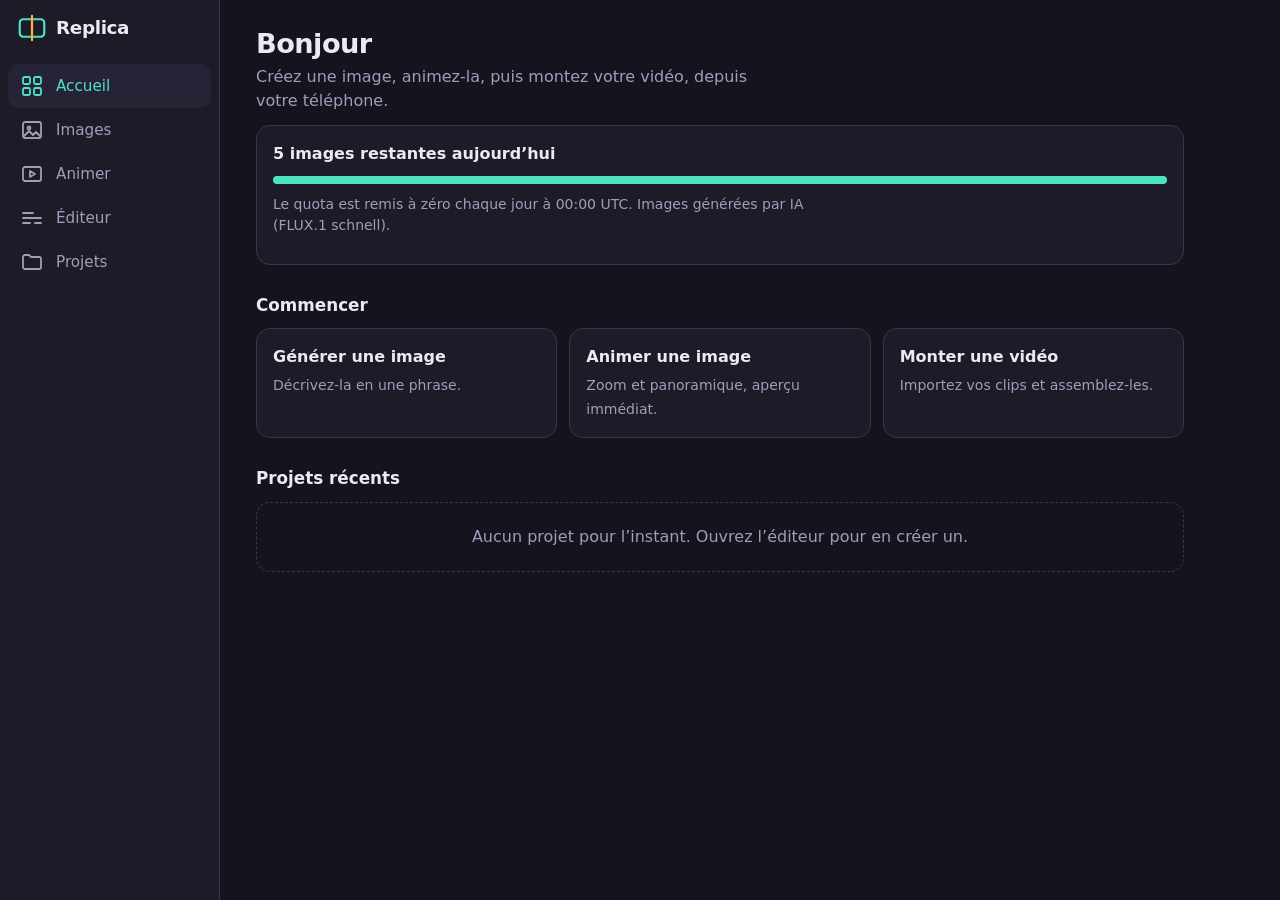
<file: site/index.html>
<!doctype html>
<html lang="fr">
<head>
  <meta charset="utf-8">
  <meta name="viewport" content="width=device-width, initial-scale=1, viewport-fit=cover">
  <meta name="theme-color" content="#15131d">
  <title>Replica</title>
  <link rel="manifest" href="manifest.webmanifest">
  <link rel="icon" href="icon.svg" type="image/svg+xml">
  <link rel="stylesheet" href="styles.css">
</head>
<body>
  <div class="shell">
    <aside class="side">
      <a class="brand" href="#/dashboard" aria-label="Replica, accueil">
        <svg width="28" height="28" viewBox="0 0 32 32" aria-hidden="true">
          <rect x="2" y="6" width="28" height="20" rx="4" fill="none" stroke="#4de3c1" stroke-width="2.5"/>
          <path d="M16 2v28" stroke="#ffb347" stroke-width="2.5" stroke-linecap="round"/>
        </svg>
        <span>Replica</span>
      </a>
      <nav id="nav" aria-label="Navigation principale"></nav>
    </aside>
    <main id="view" tabindex="-1"></main>
  </div>
  <div id="toast" role="status" aria-live="polite" hidden></div>
  <noscript><p style="padding:24px;color:#ece9f5">Replica a besoin de JavaScript pour fonctionner.</p></noscript>
  <script type="module" src="app.js"></script>
</body>
</html>
</file>
<file: site/styles.css>
:root {
  --ink: #15131d; --panel: #1e1b29; --raise: #272336; --line: #3a3550;
  --text: #ece9f5; --mute: #a29cbb; --mint: #4de3c1; --amber: #ffb347; --bad: #ff7b7b;
  --nav-h: 64px;
  color-scheme: dark;
}
* { box-sizing: border-box; }
html, body { margin: 0; background: var(--ink); color: var(--text); }
body { font: 16px/1.5 "Avenir Next", "Segoe UI", system-ui, sans-serif; -webkit-text-size-adjust: 100%; }
h1 { font-size: 1.7rem; line-height: 1.15; letter-spacing: -.02em; margin: 0 0 6px; }
h2 { font-size: 1.05rem; margin: 28px 0 10px; }
p { margin: 0 0 12px; }
.lead { color: var(--mute); max-width: 52ch; }
.note { color: var(--mute); font-size: .875rem; max-width: 60ch; }
:focus-visible { outline: 2px solid var(--mint); outline-offset: 2px; }

/* Structure : barre du bas sur téléphone, colonne à gauche sur grand écran */
.brand { display: flex; align-items: center; gap: 10px; padding: 14px 18px; color: var(--text);
  text-decoration: none; font-weight: 700; font-size: 1.15rem; letter-spacing: -.02em; }
nav { position: fixed; inset: auto 0 0 0; z-index: 5; display: flex; background: var(--panel);
  border-top: 1px solid var(--line); padding-bottom: env(safe-area-inset-bottom, 0px); }
nav a { flex: 1; min-height: var(--nav-h); display: flex; flex-direction: column; align-items: center;
  justify-content: center; gap: 2px; color: var(--mute); text-decoration: none; font-size: .72rem; }
nav a svg { width: 24px; height: 24px; fill: none; stroke: currentColor; stroke-width: 1.8;
  stroke-linecap: round; stroke-linejoin: round; }
nav a[aria-current="page"] { color: var(--mint); }
main { padding: 4px 18px calc(var(--nav-h) + 32px + env(safe-area-inset-bottom, 0px)); max-width: 1000px; outline: none; }

@media (min-width: 900px) {
  .shell { display: grid; grid-template-columns: 220px 1fr; min-height: 100vh; }
  .side { position: sticky; top: 0; height: 100vh; border-right: 1px solid var(--line); background: var(--panel); }
  nav { position: static; flex-direction: column; border: 0; padding: 8px; background: none; }
  nav a { flex: none; min-height: 44px; flex-direction: row; justify-content: flex-start; gap: 12px;
    padding: 0 12px; border-radius: 10px; font-size: .95rem; }
  nav a[aria-current="page"] { background: var(--raise); }
  main { padding: 28px 36px 48px; }
}

/* Composants */
.card { background: var(--panel); border: 1px solid var(--line); border-radius: 14px; padding: 16px; }
.btn { display: inline-flex; align-items: center; justify-content: center; min-height: 44px; padding: 0 18px;
  border-radius: 10px; border: 1px solid var(--line); background: var(--raise); color: var(--text);
  font: inherit; font-weight: 600; cursor: pointer; text-decoration: none; }
.btn.primary { background: var(--mint); border-color: var(--mint); color: #08241e; }
.btn.danger { color: var(--bad); }
.btn[disabled] { opacity: .5; cursor: not-allowed; }
.row { display: flex; flex-wrap: wrap; gap: 14px; align-items: flex-end; margin: 12px 0; }
.lbl, label { display: block; font-size: .875rem; color: var(--mute); margin-bottom: 6px; }
textarea, input[type="text"], select { width: 100%; min-height: 44px; padding: 10px 12px; border-radius: 10px;
  border: 1px solid var(--line); background: var(--panel); color: var(--text); font: inherit; }
input[type="range"] { width: 100%; accent-color: var(--mint); }
.seg { display: inline-flex; border: 1px solid var(--line); border-radius: 10px; overflow: hidden; }
.seg button { min-height: 44px; padding: 0 14px; border: 0; background: var(--panel); color: var(--mute);
  font: inherit; cursor: pointer; }
.seg button[aria-checked="true"] { background: var(--raise); color: var(--mint); font-weight: 600; }
.meter { height: 8px; border-radius: 4px; background: var(--raise); overflow: hidden; margin: 10px 0; }
.meter span { display: block; height: 100%; background: var(--mint); }
.actions { display: grid; grid-template-columns: repeat(auto-fit, minmax(200px, 1fr)); gap: 12px; }
.actions a { text-decoration: none; color: inherit; }
.actions strong { display: block; margin-bottom: 4px; }
.empty { color: var(--mute); border: 1px dashed var(--line); border-radius: 14px; padding: 22px; text-align: center; }
.list { list-style: none; margin: 0; padding: 0; display: grid; gap: 10px; }
.item { display: flex; gap: 12px; align-items: center; justify-content: space-between; flex-wrap: wrap; }
.item small { color: var(--mute); display: block; }
.gallery { display: grid; grid-template-columns: repeat(auto-fill, minmax(150px, 1fr)); gap: 12px; margin-top: 16px; }
.gallery figure { margin: 0; }
.gallery img { width: 100%; height: 190px; object-fit: cover; border-radius: 10px; display: block; background: var(--raise); }
.gallery figcaption { font-size: .8rem; color: var(--mute); margin: 6px 0; overflow: hidden; text-overflow: ellipsis; white-space: nowrap; }
.mini { min-height: 36px; padding: 0 10px; font-size: .85rem; }

/* Studio : aperçu et panneau */
.split { display: grid; gap: 18px; margin-top: 14px; }
@media (min-width: 900px) { .split { grid-template-columns: minmax(0, 1fr) 320px; align-items: start; } }
.frame { position: relative; margin: 0 auto; width: min(100%, calc(52vh * var(--r, .5625))); aspect-ratio: var(--ar, 9/16);
  background: #000; border: 1px solid var(--line); border-radius: 12px; overflow: hidden; display: grid; place-items: center; }
.frame img, .frame video { width: 100%; height: 100%; object-fit: cover; display: block; }
.frame p { color: var(--mute); padding: 16px; text-align: center; margin: 0; }
.panel { display: grid; gap: 14px; }
/* Écran Animer : l'aperçu reste visible en haut pendant qu'on règle les options */
.studio { margin-top: 14px; }
.studio .panel { margin-top: 12px; }
.stick { position: sticky; top: 0; z-index: 3; background: var(--ink); padding: 8px 0; }
.stick .frame { width: min(100%, calc(34vh * var(--r, .5625))); }
@media (min-width: 900px) {
  .studio { display: grid; grid-template-columns: minmax(0, 1fr) 320px; gap: 18px; align-items: start; }
  .studio .panel { margin-top: 0; }
  .stick { top: 16px; }
  .stick .frame { width: min(100%, calc(60vh * var(--r, .5625))); }
}

/* Timeline */
.timeline { margin-top: 20px; }
.track { display: flex; gap: 4px; overflow-x: auto; padding: 10px; min-height: 76px; background: var(--panel);
  border: 1px solid var(--line); border-radius: 12px; }
.clip { flex: none; min-width: 64px; width: calc(var(--d) * 28px); height: 54px; border-radius: 8px;
  border: 2px solid var(--line); background: var(--raise); color: var(--text); font: inherit; font-size: .75rem;
  text-align: left; padding: 4px 8px; overflow: hidden; white-space: nowrap; text-overflow: ellipsis; cursor: pointer; }
.clip[aria-pressed="true"] { border-color: var(--amber); }
.clip.v { background: #23324a; } .clip.i { background: #2f2a4d; }

#toast { position: fixed; left: 50%; transform: translateX(-50%); bottom: calc(var(--nav-h) + 16px + env(safe-area-inset-bottom, 0px));
  z-index: 10; background: var(--text); color: var(--ink); padding: 10px 16px; border-radius: 10px; max-width: 90vw; font-weight: 600; }
@media (min-width: 900px) { #toast { bottom: 24px; } }
@media (prefers-reduced-motion: reduce) { * { animation: none !important; transition: none !important; } }

/* Texte superposé dans l'aperçu */
.ov { position: absolute; left: 5%; right: 5%; text-align: center; color: #fff; font-weight: 700; font-size: 1.15rem; line-height: 1.2;
  text-shadow: 0 0 4px #000, 0 1px 3px #000; pointer-events: none; }
.ov.top { top: 8%; } .ov.center { top: 50%; transform: translateY(-50%); } .ov.bottom { bottom: 8%; }
</file>
